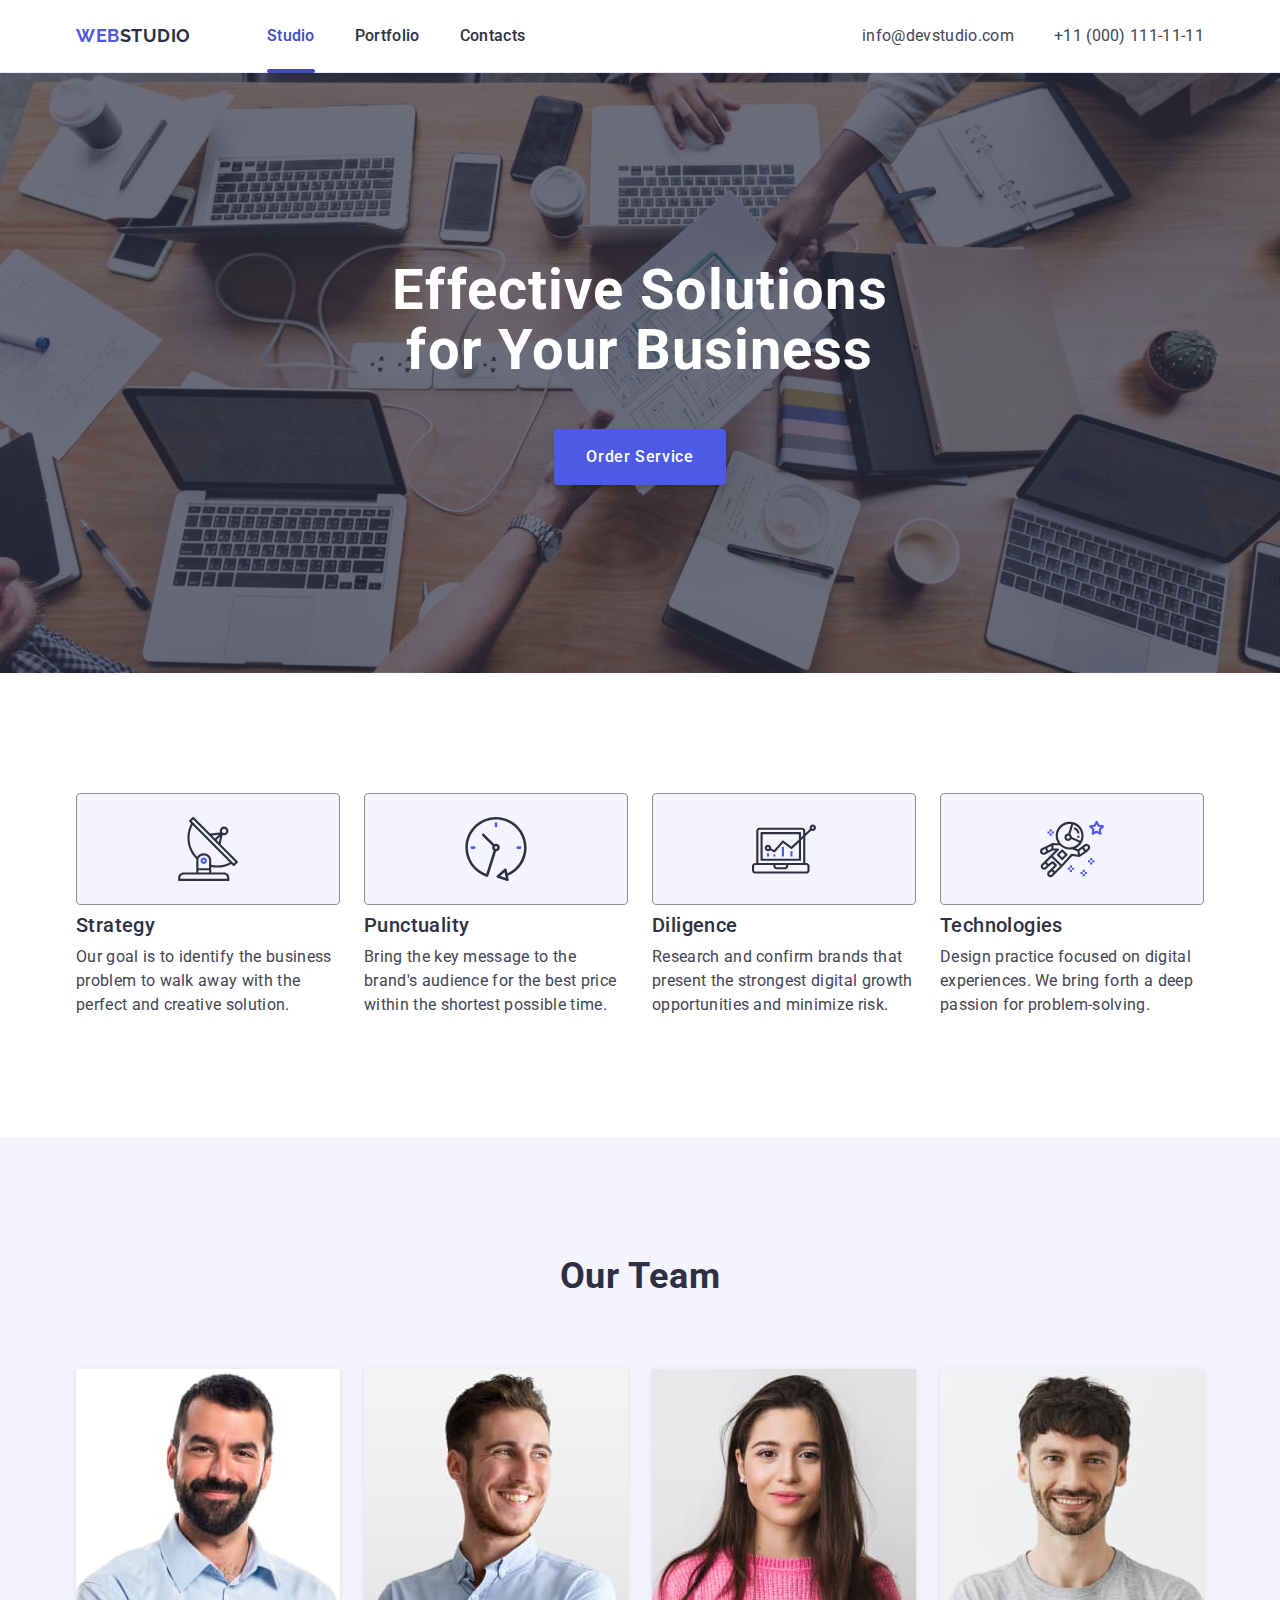
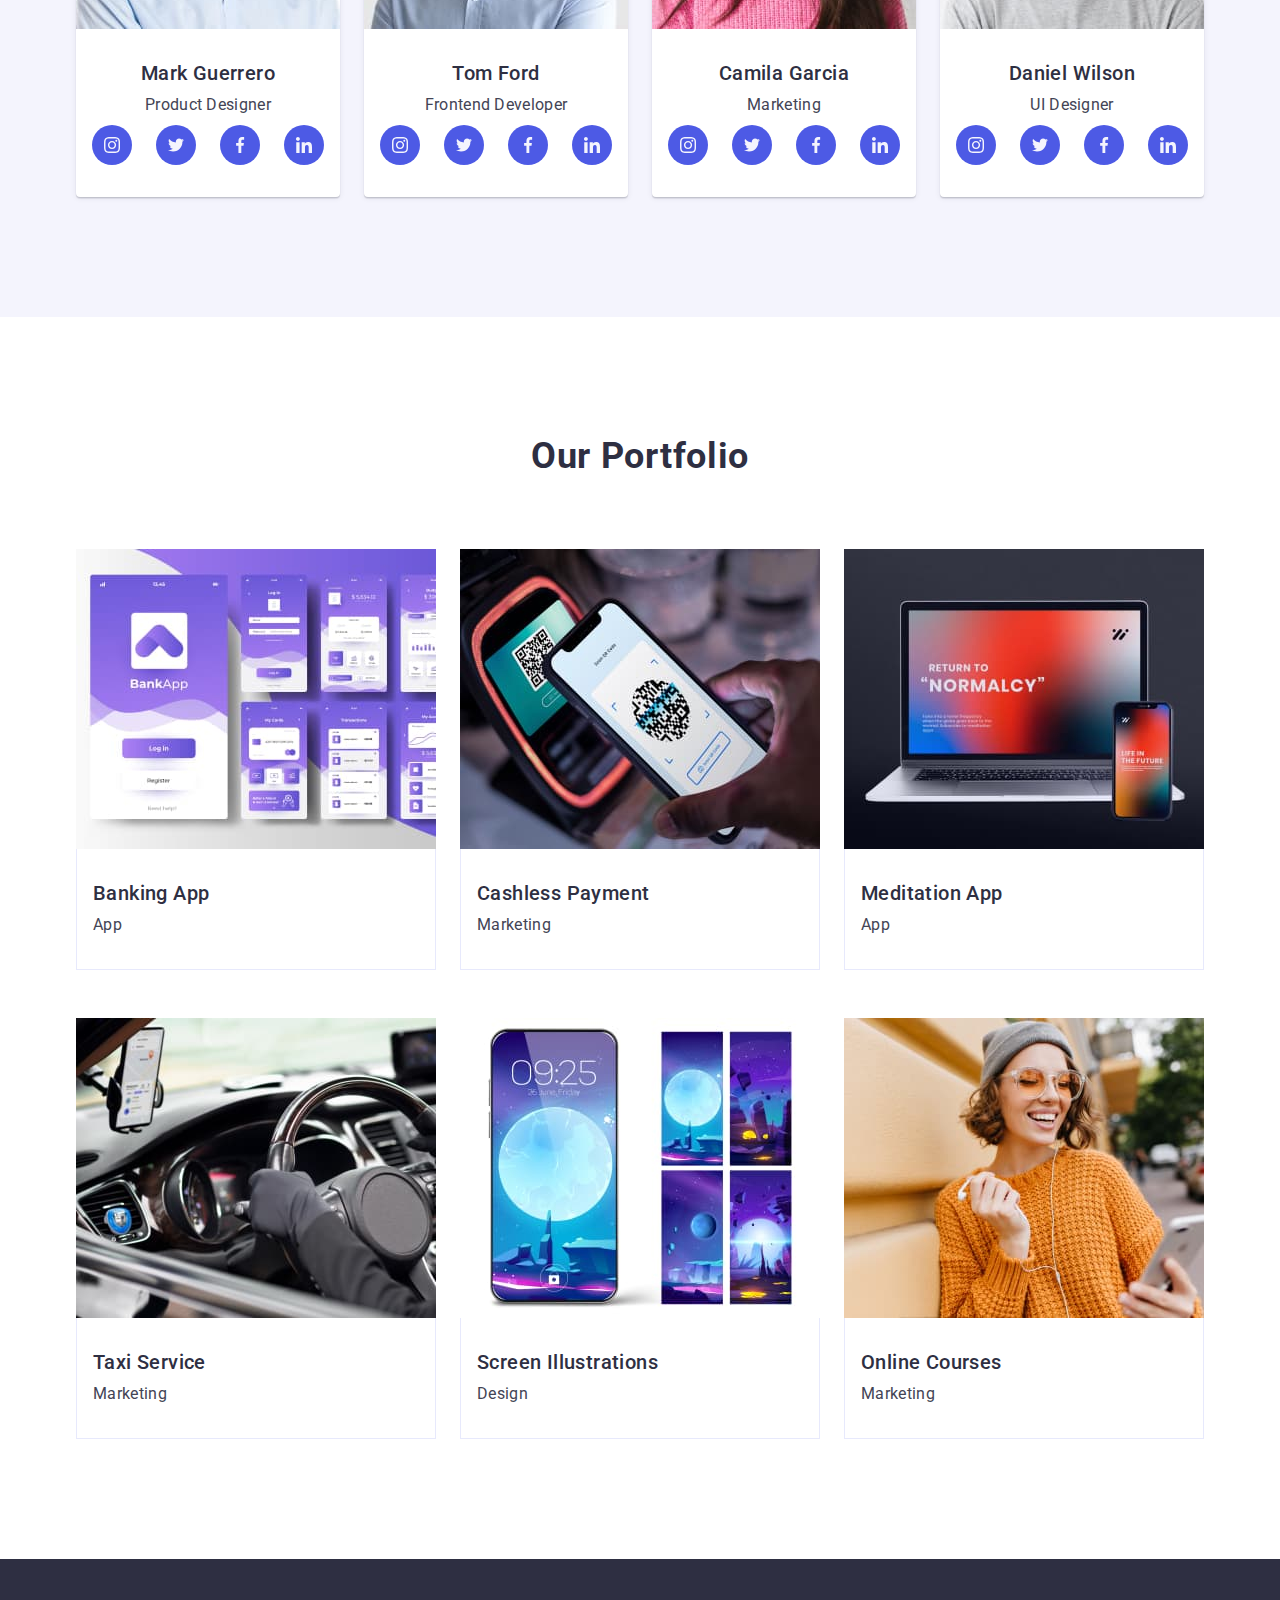
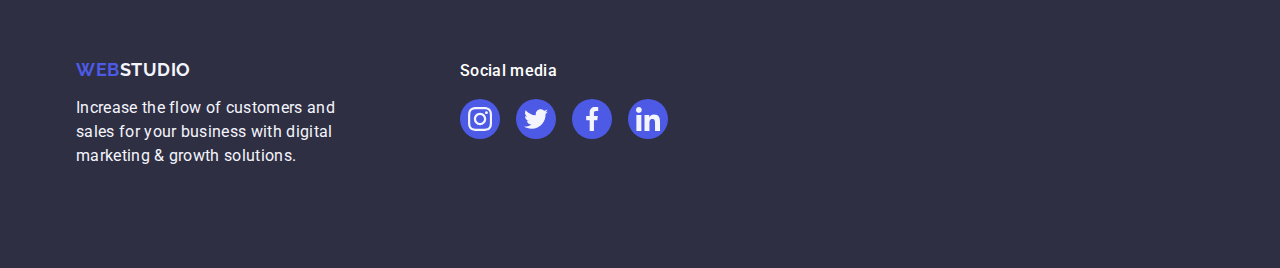
<file: index.html>
<!DOCTYPE html>
<html lang="en">
  <head>
    <meta charset="UTF-8" />
    <meta name="viewport" content="width=device-width, initial-scale=1.0" />
    <title>WebStudio</title>

    <link
      rel="stylesheet"
      href="https://cdnjs.cloudflare.com/ajax/libs/modern-normalize/3.0.1/modern-normalize.min.css"
    />
    <link rel="preconnect" href="https://fonts.googleapis.com" />
    <link rel="preconnect" href="https://fonts.gstatic.com" crossorigin />
    <link
      rel="stylesheet"
      href="https://fonts.googleapis.com/css2?family=Raleway:wght@700&family=Roboto:wght@400;500;700&display=swap"
    />
    <link rel="stylesheet" href="./css/styles.css" />
  </head>
  <body>
    <header class="header-page">
      <div class="container header-container">
        <nav class="header-nav">
          <a href="./index.html" class="logo"
            >Web<span class="logo-link">Studio</span></a
          >

          <ul class="site-nav">
            <li><a href="./index.html" class="link current">Studio</a></li>
            <li><a href="" class="link">Portfolio</a></li>
            <li><a href="" class="link">Contacts</a></li>
          </ul>
        </nav>
        <address class="con-links">
          <ul class="contact-list">
            <li>
              <a href="mailto:info@devstudio.com" class="contact"
                >info@devstudio.com</a
              >
            </li>
            <li>
              <a href="tel:+110001111111" class="contact"
                >+11 (000) 111-11-11</a
              >
            </li>
          </ul>
        </address>
      </div>
    </header>
    <main>
      <section class="main-page">
        <div class="container hero">
          <h1 class="title-text">Effective Solutions for Your Business</h1>
          <button type="button" class="button">Order Service</button>
        </div>
      </section>
      <section class="features">
        <div class="container section-f">
          <h2 class="visually-hidden">Features</h2>
          <ul class="features-list">
            <li class="features-list-item">
              <div class="icons-features">
                <svg class="icon" width="64" height="64">
                  <use href="./images/icons.svg#icon-antenna"></use>
                </svg>
              </div>
              <h3 class="features-descr">Strategy</h3>
              <p class="descr">
                Our goal is to identify the business problem to walk away with
                the perfect and creative solution.
              </p>
            </li>
            <li class="features-list-item">
              <div class="icons-features">
                <svg class="icon" width="64" height="64">
                  <use href="./images/icons.svg#icon-clock"></use>
                </svg>
              </div>
              <h3 class="features-descr">Punctuality</h3>
              <p class="descr">
                Bring the key message to the brand's audience for the best price
                within the shortest possible time.
              </p>
            </li>
            <li class="features-list-item">
              <div class="icons-features">
                <svg class="icon" width="64" height="64">
                  <use href="./images/icons.svg#icon-diagram"></use>
                </svg>
              </div>

              <h3 class="features-descr">Diligence</h3>
              <p class="descr">
                Research and confirm brands that present the strongest digital
                growth opportunities and minimize risk.
              </p>
            </li>
            <li class="features-list-item">
              <div class="icons-features">
                <svg class="icon" width="64" height="64">
                  <use href="./images/icons.svg#icon-astronaut"></use>
                </svg>
              </div>
              <h3 class="features-descr">Technologies</h3>
              <p class="descr">
                Design practice focused on digital experiences. We bring forth a
                deep passion for problem-solving.
              </p>
            </li>
          </ul>
        </div>
      </section>
      <section class="team">
        <div class="container our-team">
          <h2 class="team-page">Our Team</h2>
          <ul class="work-list">
            <li class="work-gallery">
              <img
                src="./images/MarkGuerrero.jpg"
                alt="Mark Guerrero Product Designer"
                width="264"
              />
              <div class="membership">
                <h3 class="workers">Mark Guerrero</h3>
                <p class="position">Product Designer</p>

                <ul class="workers-links">
                  <li class="icons-sm-workers">
                    <a
                      href="https://www.instagram.com/"
                      target="_blank"
                      class="social-link"
                    >
                      <svg class="icon-soc" width="16" height="16">
                        <use href="./images/icons.svg#icon-instagram"></use>
                      </svg>
                    </a>
                  </li>
                  <li class="icons-sm-workers">
                    <a href="" target="_blank" class="social-link"
                      ><svg class="icon-soc" width="16" height="16">
                        <use href="./images/icons.svg#icon-twitter"></use>
                      </svg>
                    </a>
                  </li>
                  <li class="icons-sm-workers">
                    <a href="" target="_blank" class="social-link"
                      ><svg
                        class="icon-soc"
                        version="1.1"
                        width="16"
                        height="16"
                      >
                        <use href="./images/icons.svg#icon-facebook"></use>
                      </svg>
                    </a>
                  </li>
                  <li class="icons-sm-workers">
                    <a href="" target="_blank" class="social-link"
                      ><svg class="icon-soc" width="16" height="16">
                        <use href="./images/icons.svg#icon-linkedin"></use>
                      </svg>
                    </a>
                  </li>
                </ul>
              </div>
            </li>
            <li class="work-gallery">
              <img
                src="./images/TomFord.jpg"
                alt="Tom Ford Frontend Developer"
                width="264"
              />
              <div class="membership">
                <h3 class="workers">Tom Ford</h3>
                <p class="position">Frontend Developer</p>
                <ul class="workers-links">
                  <li class="icons-sm-workers">
                    <a
                      href="https://www.instagram.com/"
                      target="_blank"
                      class="social-link"
                    >
                      <svg class="icon-soc" width="16" height="16">
                        <use href="./images/icons.svg#icon-instagram"></use>
                      </svg>
                    </a>
                  </li>
                  <li class="icons-sm-workers">
                    <a href="" target="_blank" class="social-link"
                      ><svg class="icon-soc" width="16" height="16">
                        <use href="./images/icons.svg#icon-twitter"></use>
                      </svg>
                    </a>
                  </li>
                  <li class="icons-sm-workers">
                    <a href="" target="_blank" class="social-link"
                      ><svg
                        class="icon-soc"
                        version="1.1"
                        width="16"
                        height="16"
                      >
                        <use href="./images/icons.svg#icon-facebook"></use>
                      </svg>
                    </a>
                  </li>
                  <li class="icons-sm-workers">
                    <a href="" target="_blank" class="social-link"
                      ><svg class="icon-soc" width="16" height="16">
                        <use href="./images/icons.svg#icon-linkedin"></use>
                      </svg>
                    </a>
                  </li>
                </ul>
              </div>
            </li>
            <li class="work-gallery">
              <img
                src="./images/CamilaGarcia.jpg"
                alt="Camila Garcia Marketing"
                width="264"
              />
              <div class="membership">
                <h3 class="workers">Camila Garcia</h3>
                <p class="position">Marketing</p>
                <ul class="workers-links">
                  <li class="icons-sm-workers">
                    <a
                      href="https://www.instagram.com/"
                      target="_blank"
                      class="social-link"
                    >
                      <svg class="icon-soc" width="16" height="16">
                        <use href="./images/icons.svg#icon-instagram"></use>
                      </svg>
                    </a>
                  </li>
                  <li class="icons-sm-workers">
                    <a href="" target="_blank" class="social-link"
                      ><svg class="icon-soc" width="16" height="16">
                        <use href="./images/icons.svg#icon-twitter"></use>
                      </svg>
                    </a>
                  </li>
                  <li class="icons-sm-workers">
                    <a href="" target="_blank" class="social-link"
                      ><svg class="icon-soc" width="16" height="16">
                        <use href="./images/icons.svg#icon-facebook"></use>
                      </svg>
                    </a>
                  </li>
                  <li class="icons-sm-workers">
                    <a href="" target="_blank" class="social-link"
                      ><svg class="icon-soc" width="16" height="16">
                        <use href="./images/icons.svg#icon-linkedin"></use>
                      </svg>
                    </a>
                  </li>
                </ul>
              </div>
            </li>
            <li class="work-gallery">
              <img
                src="./images/DanielWilson.jpg"
                alt="Daniel Wilson UI Designer"
                width="264"
              />
              <div class="membership">
                <h3 class="workers">Daniel Wilson</h3>
                <p class="position">UI Designer</p>
                <ul class="workers-links">
                  <li class="icons-sm-workers">
                    <a
                      href="https://www.instagram.com/"
                      target="_blank"
                      class="social-link"
                    >
                      <svg class="icon-soc" width="16" height="16">
                        <use href="./images/icons.svg#icon-instagram"></use>
                      </svg>
                    </a>
                  </li>
                  <li class="icons-sm-workers">
                    <a href="" target="_blank" class="social-link"
                      ><svg class="icon-soc" width="16" height="16">
                        <use href="./images/icons.svg#icon-twitter"></use>
                      </svg>
                    </a>
                  </li>
                  <li class="icons-sm-workers">
                    <a href="" target="_blank" class="social-link"
                      ><svg
                        class="icon-soc"
                        version="1.1"
                        width="16"
                        height="16"
                      >
                        <use href="./images/icons.svg#icon-facebook"></use>
                      </svg>
                    </a>
                  </li>
                  <li class="icons-sm-workers">
                    <a href="" target="_blank" class="social-link"
                      ><svg class="icon-soc" width="16" height="16">
                        <use href="./images/icons.svg#icon-linkedin"></use>
                      </svg>
                    </a>
                  </li>
                </ul>
              </div>
            </li>
          </ul>
        </div>
      </section>
      <section class="about-prod">
        <div class="container portfolio-contain">
          <h2 class="portfolio">Our Portfolio</h2>
          <ul class="prod-list">
            <li class="img-prod">
              <div class="box">
                <img
                  src="./images/img-1.jpg"
                  alt="Banking app screenshots"
                  width="360"
                />

                <p class="hidden-p">
                  14 Stylish and User-Friendly App Design Concepts · Task
                  Manager App · Calorie Tracker App · Exotic Fruit Ecommerce App
                  · Cloud Storage App
                </p>
              </div>
              <div class="prod">
                <h3 class="type-of-prod">Banking App</h3>
                <p class="descr">App</p>
              </div>
            </li>
            <li class="img-prod">
              <div class="box">
                <img
                  src="./images/img-2.jpg"
                  alt="Cashless payment"
                  width="360"
                />

                <p class="hidden-p">
                  14 Stylish and User-Friendly App Design Concepts · Task
                  Manager App · Calorie Tracker App · Exotic Fruit Ecommerce App
                  · Cloud Storage App
                </p>
              </div>
              <div class="prod">
                <h3 class="type-of-prod">Cashless Payment</h3>
                <p class="descr">Marketing</p>
              </div>
            </li>
            <li class="img-prod">
              <div class="box">
                <img
                  src="./images/img-3.jpg"
                  alt="Meditation app illustration"
                  width="360"
                />

                <p class="hidden-p">
                  14 Stylish and User-Friendly App Design Concepts · Task
                  Manager App · Calorie Tracker App · Exotic Fruit Ecommerce App
                  · Cloud Storage App
                </p>
              </div>
              <div class="prod">
                <h3 class="type-of-prod">Meditation App</h3>
                <p class="descr">App</p>
              </div>
            </li>
            <li class="img-prod">
              <div class="box">
                <img
                  src="./images/img-4.jpg"
                  alt="Taxi driver's hads on the steering wheel"
                  width="360"
                />

                <p class="hidden-p">
                  14 Stylish and User-Friendly App Design Concepts · Task
                  Manager App · Calorie Tracker App · Exotic Fruit Ecommerce App
                  · Cloud Storage App
                </p>
              </div>
              <div class="prod">
                <h3 class="type-of-prod">Taxi Service</h3>
                <p class="descr">Marketing</p>
              </div>
            </li>
            <li class="img-prod">
              <div class="box">
                <img
                  src="./images/img-5.jpg"
                  alt="Screen illustration"
                  width="360"
                />

                <p class="hidden-p">
                  14 Stylish and User-Friendly App Design Concepts · Task
                  Manager App · Calorie Tracker App · Exotic Fruit Ecommerce App
                  · Cloud Storage App
                </p>
              </div>
              <div class="prod">
                <h3 class="type-of-prod">Screen Illustrations</h3>
                <p class="descr">Design</p>
              </div>
            </li>
            <li class="img-prod">
              <div class="box">
                <img
                  src="./images/img-6.jpg"
                  alt="Woman in orange sweater"
                  width="360"
                />

                <p class="hidden-p">
                  14 Stylish and User-Friendly App Design Concepts · Task
                  Manager App · Calorie Tracker App · Exotic Fruit Ecommerce App
                  · Cloud Storage App
                </p>
              </div>
              <div class="prod">
                <h3 class="type-of-prod">Online Courses</h3>
                <p class="descr">Marketing</p>
              </div>
            </li>
          </ul>
        </div>
      </section>
    </main>
    <footer id="footer" class="footer">
      <div class="container foot-items">
        <div class="foot">
          <a href="./index.html" class="foot-link"
            >Web<span class="foot-logo">Studio</span></a
          >
          <p class="increase">
            Increase the flow of customers and sales for your business with
            digital marketing & growth solutions.
          </p>
        </div>

        <div class="social-media-links">
          <p class="text-sm">Social media</p>
          <ul class="sm-links">
            <li class="sm-links-item">
              <a
                href="https://www.instagram.com/"
                target="_blank"
                class="footer-icon-link"
              >
                <svg class="icon-soc" width="24" height="24">
                  <use href="./images/icons.svg#icon-instagram"></use>
                </svg>
              </a>
            </li>
            <li class="sm-links-item">
              <a href="" target="_blank" class="footer-icon-link"
                ><svg class="icon-soc" width="24" height="24">
                  <use href="./images/icons.svg#icon-twitter"></use>
                </svg>
              </a>
            </li>
            <li class="sm-links-item">
              <a href="" target="_blank" class="footer-icon-link"
                ><svg class="icon-soc" width="24" height="24">
                  <use href="./images/icons.svg#icon-facebook"></use>
                </svg>
              </a>
            </li>
            <li class="sm-links-item">
              <a href="" target="_blank" class="footer-icon-link"
                ><svg class="icon-soc" width="24" height="24">
                  <use href="./images/icons.svg#icon-linkedin"></use>
                </svg>
              </a>
            </li>
          </ul>
        </div>
      </div>
    </footer>
  </body>
</html>
</file>
<file: css/styles.css>
body {
  font-family: 'Roboto', sans-serif;
  color: #434455;
  background-color: #ffffff;
}
h1,
h2,
h3,
h4,
h5,
h6,
p {
  margin: 0;
}
a {
  text-decoration: none;
}
ul {
  list-style-type: none;
  padding: 0;
  margin: 0;
}
img {
  display: block;
  max-width: 100%;
  height: auto;
}
section {
  padding: 120px 0;
}
.container {
  max-width: 1158px;
  padding: 0 15px;
  margin: 0 auto;
}

.header-page {
  border-bottom: 1px solid #e7e9fc;
  box-shadow: 0 1px 6px 0 rgba(46, 47, 66, 0.08),
    0 1px 1px 0 rgba(46, 47, 66, 0.16), 0 2px 1px 0 rgba(46, 47, 66, 0.08);
  background: #fff;
}
.header-container {
  display: flex;
  align-items: center;
}
.header-nav {
  display: flex;
  align-items: center;
}
.site-nav {
  display: flex;
  align-items: center;

  gap: 40px;
}
.contact-list {
  display: flex;
  align-items: center;
  gap: 40px;
}
.con-links {
  margin-left: auto;
}
.logo-link {
  font-family: 'Raleway', sans-serif;
  font-weight: 700;
  font-size: 18px;
  line-height: 117%;
  letter-spacing: 0.03em;
  text-transform: uppercase;
  color: #2e2f42;
}
.logo {
  padding: 24px 0;
  margin-right: 76px;
  font-family: 'Raleway', sans-serif;
  font-weight: 700;
  font-size: 18px;
  line-height: 117%;
  letter-spacing: 0.03em;
  text-transform: uppercase;
  color: #4d5ae5;
  text-decoration: none;
}
address {
  font-style: normal;
}
.link {
  display: block;
  padding: 24px 0;
  font-family: 'Roboto', sans-serif;
  font-weight: 500;
  font-size: 16px;
  line-height: 150%;
  letter-spacing: 0.02em;
  color: #2e2f42;
  text-decoration: none;
  transition: color 250ms cubic-bezier(0.4, 0, 0.2, 1);
}
.link.current {
  position: relative;
}
.link.current::after {
  content: '';
  position: absolute;
  left: 0;
  bottom: -1px;
  width: 100%;
  height: 4px;
  background-color: #404bbf;
  border-radius: 2px;
}

.link:hover,
.link:focus,
.contact:focus,
.contact:hover,
.link.current {
  color: #404bbf;
}

.contact {
  display: block;
  padding: 24px 0;
  font-style: normal;
  font-family: 'Roboto', sans-serif;
  font-weight: 400;
  font-size: 16px;
  line-height: 150%;
  letter-spacing: 0.02em;
  color: #434455;
  text-decoration: none;
  transition: color 250ms cubic-bezier(0.4, 0, 0.2, 1);
}
.hero {
  width: 100%;
}
.main-page {
  background-size: cover;
  background-position: center;
  background-repeat: no-repeat;
  max-width: 1440px;
  background-image: linear-gradient(
      rgba(46, 47, 66, 0.7),
      rgba(46, 47, 66, 0.7)
    ),
    url(../images/people-office-1.jpg);
  background-color: #2e2f42;
  padding: 188px 0;
  text-align: center;
  margin: 0 auto;
}

.title-text {
  margin: 0 auto;
  max-width: 496px;
  font-family: 'Roboto', sans-serif;
  font-weight: 700;
  font-size: 56px;
  line-height: 107%;
  letter-spacing: 0.02em;
  text-align: center;
  color: #fff;
}
.button:hover {
  background-color: #404bbf;
}
.button:focus {
  background-color: #404bbf;
}

.button {
  display: block;
  padding: 16px 32px;
  margin: 48px auto 0px auto;
  border-radius: 4px;
  font-family: 'Roboto', sans-serif;
  font-weight: 500;
  font-size: 16px;
  min-width: 169px;
  height: 56px;
  border: none;
  line-height: 150%;
  letter-spacing: 0.04em;
  color: #fff;
  background-color: #4d5ae5;
  box-shadow: 0 4px 4px 0 rgba(0, 0, 0, 0.15);
  text-align: center;
  cursor: pointer;
  transition: background-color 250ms cubic-bezier(0.4, 0, 0.2, 1);
}

.features-descr {
  text-align: left;
  margin-bottom: 8px;
}

.visually-hidden {
  position: absolute;
  width: 1px;
  height: 1px;
  margin: -1px;
  padding: 0;
  overflow: hidden;
  clip-path: inset(100%);
  clip: rect(0, 0, 0, 0);
  white-space: nowrap;
  border: 0;
}
.icons-features {
  margin-bottom: 8px;
  display: flex;
  align-items: center;
  justify-content: center;
  border: 1px solid #8e8f99;
  border-radius: 4px;
  width: 264px;
  height: 112px;
  background: #f4f4fd;
}
.features-list-item {
  width: calc((100% - 72px) / 4);
}
.features-list {
  display: flex;
  align-items: center;
  gap: 24px;
}
.team-page {
  margin-bottom: 72px;
}
.membership {
  text-align: center;
  padding: 32px 0;
}
.workers {
  text-align: center;
  margin-bottom: 8px;
}
.position {
  text-align: center;
}

.workers-links {
  display: flex;
  gap: 24px;
  flex-shrink: 0;
  justify-content: center;
  align-items: center;
  margin-top: 8px;
}
.workers-links .social-link {
  display: flex;
  justify-content: center;
  align-items: center;
  width: 40px;
  height: 40px;
  background-color: #4d5ae5;
  border-radius: 50%;
}
.social-link:hover,
.social-link:focus {
  background-color: #404bbf;
  transition: background-color 250ms cubic-bezier(0.4, 0, 0.2, 1);
}

.social-link,
.footer-icon-link {
  fill: #f4f4fd;
}
.work-gallery {
  width: calc((100% - 72px) / 4);
  box-shadow: 0 2px 1px 0 rgba(46, 47, 66, 0.08),
    0 1px 1px 0 rgba(46, 47, 66, 0.16), 0 1px 6px 0 rgba(46, 47, 66, 0.08);
  background: #fff;
  border-radius: 0 0 4px 4px;
  background-color: #ffffff;
}

.work-list {
  display: flex;
  align-items: center;
  gap: 24px;
}
.team-page,
.portfolio {
  font-family: 'Roboto', sans-serif;
  font-weight: 700;
  font-size: 36px;
  line-height: 111%;
  letter-spacing: 0.02em;
  text-align: center;
  color: #2e2f42;
  text-transform: capitalize;
}

.workers,
.features-descr {
  font-family: 'Roboto', sans-serif;
  font-weight: 500;
  font-size: 20px;
  line-height: 120%;
  letter-spacing: 0.02em;
  color: #2e2f42;
}
.portfolio {
  margin-bottom: 72px;
}
.prod {
  padding: 32px 16px;
  border: 1px solid #e7e9fc;
  border-top: none;
}
.box {
  position: relative;
  overflow: hidden;
}
.hidden-p {
  background-color: #4d5ae5;
  font-family: 'Roboto', sans-serif;
  font-weight: 400;
  font-size: 16px;
  text-align: left;
  padding: 40px 32px;
  line-height: 150%;
  letter-spacing: 0.02em;
  color: #f4f4fd;
  position: absolute;
  top: 0;
  width: 100%;
  height: 100%;
  transform: translateY(100%);
  transition: transform 250ms cubic-bezier(0.4, 0, 0.2, 1);
}
.img-prod:hover .hidden-p {
  transform: translateY(0);
}
.img-prod {
  transition: box-shadow 250ms cubic-bezier(0.4, 0, 0.2, 1);
  width: calc((100% - 48px) / 3);
}
.img-prod:hover {
  box-shadow: 0px 1px 6px rgba(46, 47, 66, 0.08),
    0px 1px 1px rgba(46, 47, 66, 0.16), 0px 2px 1px rgba(46, 47, 66, 0.08);
}
.prod-list {
  display: flex;
  flex-wrap: wrap;
  column-gap: 24px;
  row-gap: 48px;
}
.type-of-prod {
  margin-bottom: 8px;
  background-color: #ffffff;
  font-family: 'Roboto', sans-serif;
  font-weight: 500;
  font-size: 20px;
  line-height: 120%;
  letter-spacing: 0.02em;
  color: #2e2f42;
}
.team {
  background-color: #f4f4fd;
  color: #f4f4fd;
}

.descr,
.position {
  font-family: 'Roboto', sans-serif;
  font-weight: 400;
  font-size: 16px;
  line-height: 150%;
  letter-spacing: 0.02em;
  color: #434455;
}
.increase {
  font-family: 'Roboto', sans-serif;
  font-weight: 400;
  font-size: 16px;
  line-height: 150%;
  letter-spacing: 0.02em;
  color: #f4f4fd;
  width: 264px;
}
.footer {
  padding: 100px 0;
}
#footer {
  background-color: #2e2f42;
}

.foot-link {
  display: inline-block;
  margin-bottom: 16px;
  font-family: 'Raleway', sans-serif;
  font-weight: 700;
  font-size: 18px;
  line-height: 117%;
  letter-spacing: 0.03em;
  text-transform: uppercase;
  color: #4d5ae5;
}
.foot-logo {
  font-family: 'Raleway', sans-serif;
  font-weight: 700;
  font-size: 18px;
  line-height: 117%;
  letter-spacing: 0.03em;
  text-transform: uppercase;
  color: #f4f4fd;
  text-decoration: none;
}
.foot {
  margin-right: 120px;
  justify-content: flex-start;
}
.foot-items {
  display: flex;
  align-items: baseline;
}

.text-sm {
  font-family: 'Roboto', sans-serif;
  font-weight: 500;
  font-size: 16px;
  line-height: 150%;
  letter-spacing: 0.02em;
  color: #ffffff;
  width: 208px;
  margin-bottom: 16px;
}
.sm-links .footer-icon-link {
  display: flex;
  justify-content: center;
  align-items: center;
  width: 40px;
  height: 40px;
  background-color: #4d5ae5;
  border-radius: 50%;
}
.sm-links {
  display: flex;
  gap: 16px;
  flex-shrink: 0;
  justify-content: center;
  align-items: center;
}
.footer-icon-link:hover,
.footer-icon-link:focus {
  background-color: #31d0aa;
}
.footer-icon-link {
  transition: background-color 250ms cubic-bezier(0.4, 0, 0.2, 1);
}
.icon-soc {
  fill: #f4f4fd;
}
</file>
